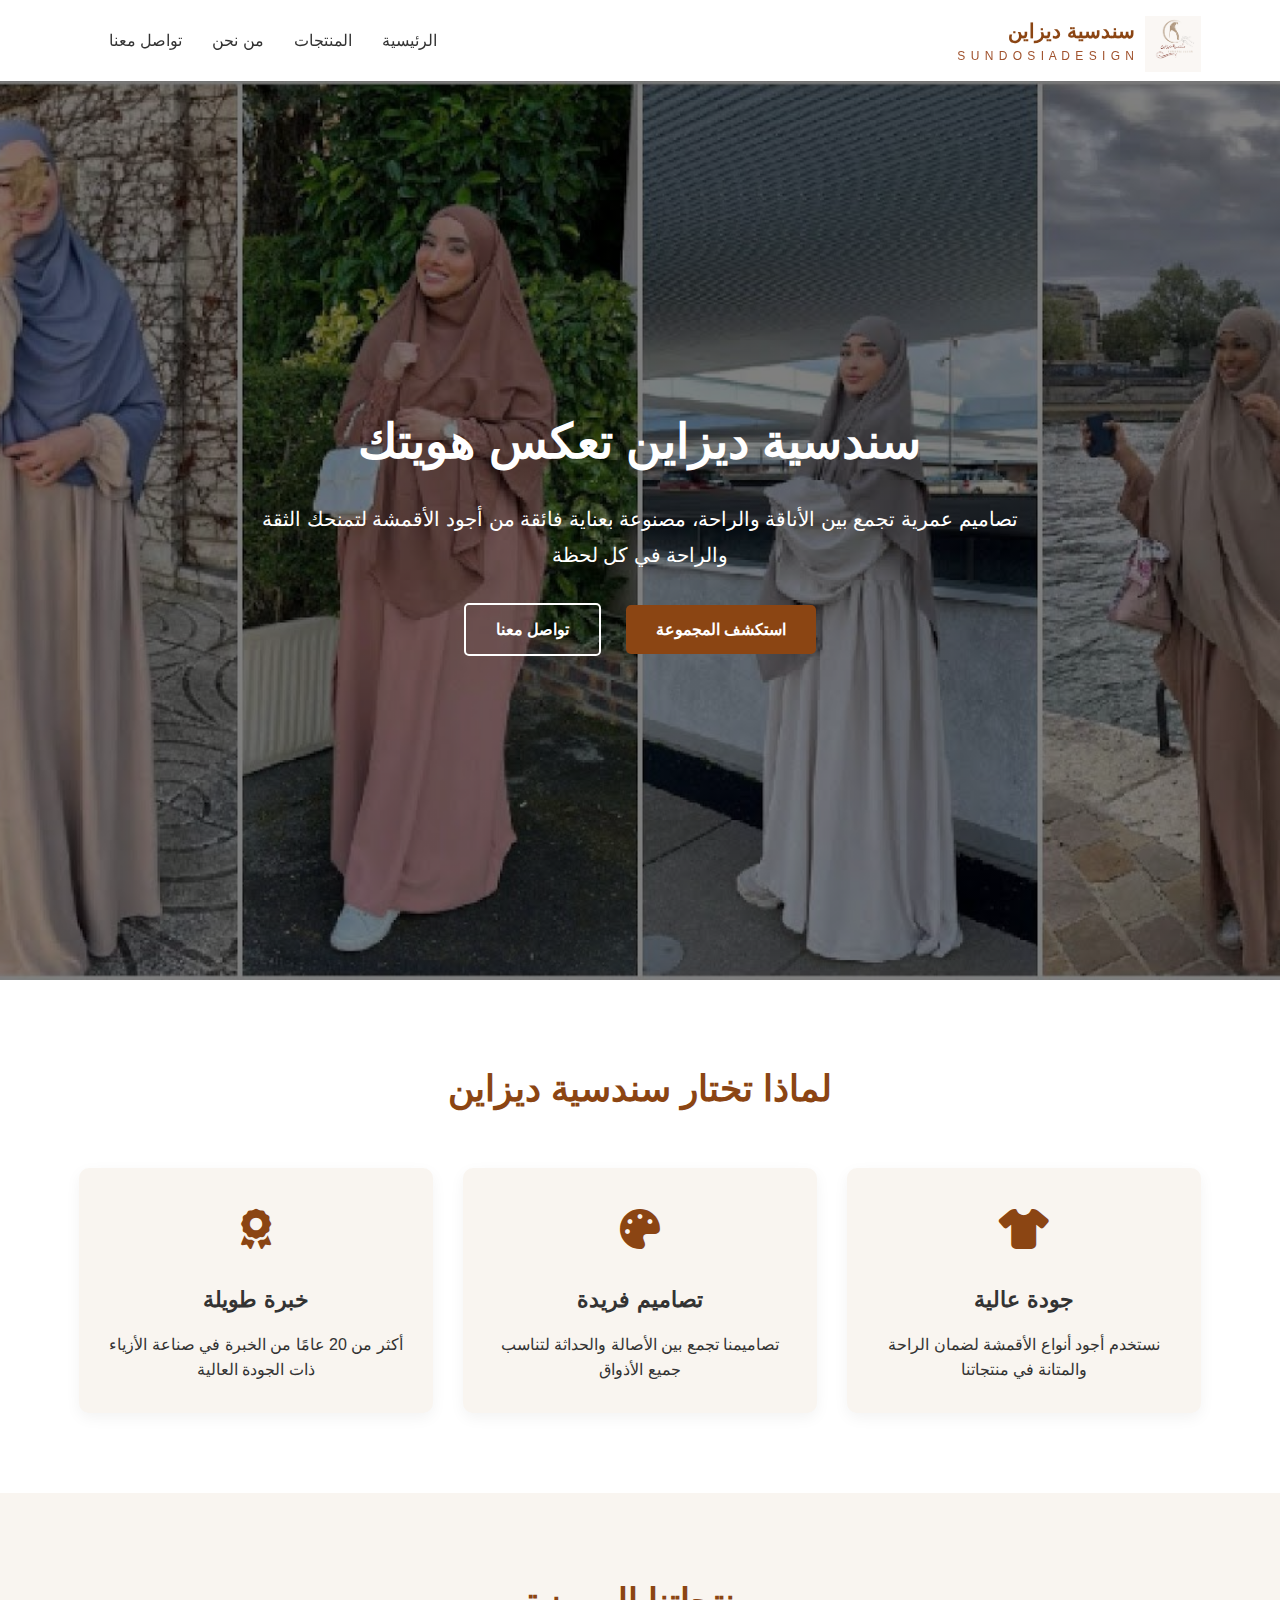
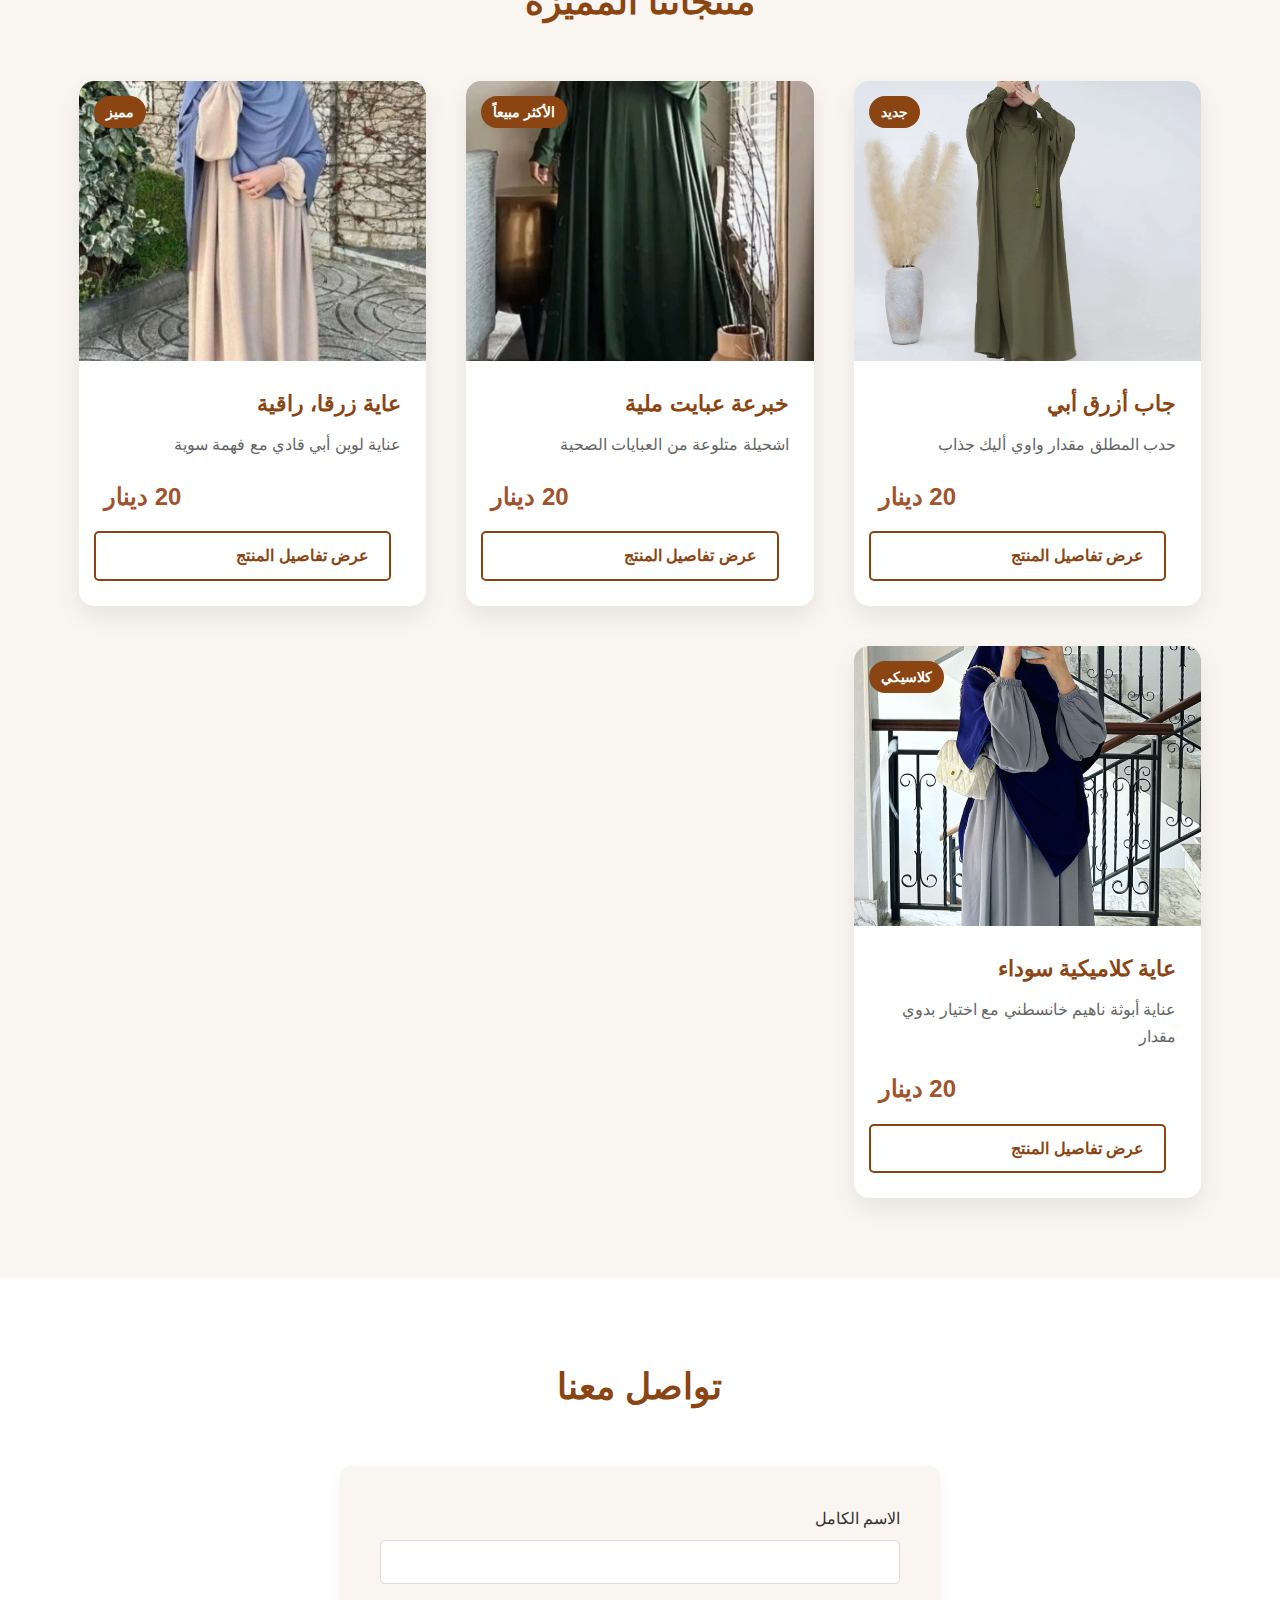
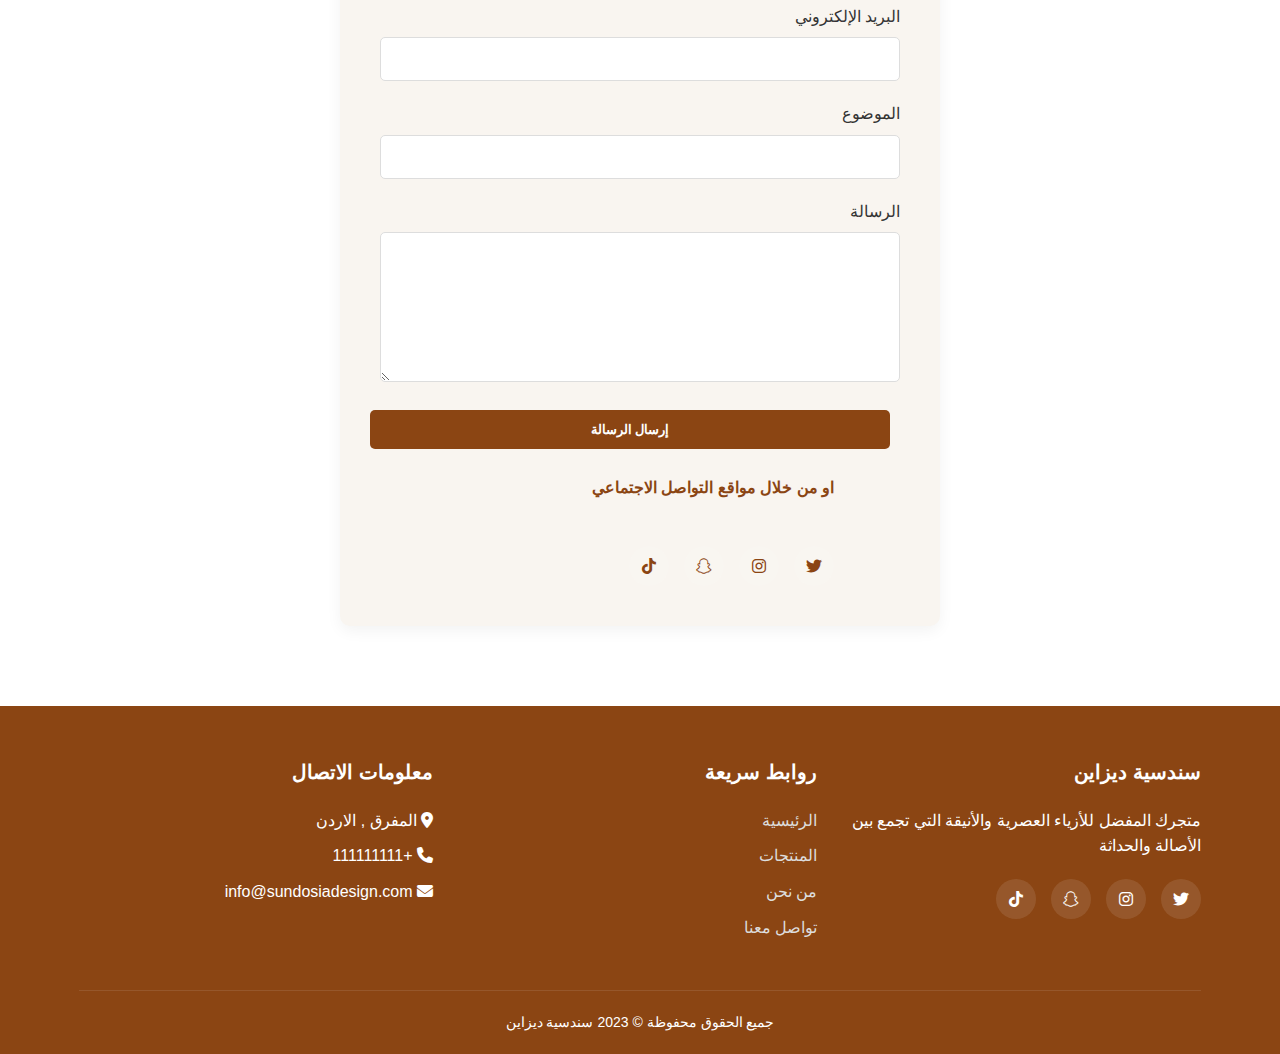
<file: index.html>
<!DOCTYPE html>
<html lang="ar" dir="rtl">
<head>
    <meta charset="UTF-8">
    <meta name="viewport" content="width=device-width, initial-scale=1.0">
       <title> سُندسية ديزاين - تصميمات عمرية تجمع بين الأناقة والراحة</title>
    <link rel="stylesheet" href="https://cdnjs.cloudflare.com/ajax/libs/font-awesome/6.4.0/css/all.min.css">
     <link rel="stylesheet" href="style.css">
</head>
<body>
    <!-- شريط التنقل -->
    <header>
        <div class="container">
            <nav>
                <div class="logo-container">
                    <!-- اللوجو -->
                    <div class="logo-img">
                        <img src="./images/logo.png" style="width: 56px;">
                    </div>
                    <div class="logo-text">
                        <div class="logo-arabic">سندسیة دیزاین</div>
                        <div class="logo-english">S U N D O S I A  D E S I G N</div>
                    </div>
                </div>
                
                    <ul class="nav-links">
                    <li><a href="./index.html">الرئيسية</a></li>
                    <li><a href="./product_detials.html">المنتجات</a></li>
                    <li><a href="#features">من نحن</a></li>
                    <li><a href="./contact.html">تواصل معنا</a></li>
                
                </ul>
                <div class="menu-toggle">
                    <i class="fas fa-bars"></i>
                </div>
            </nav>
        </div>
    </header>

    <!-- الصفحة الرئيسية -->
    <div id="home-page" class="product-page">
        <!-- قسم الهيرو -->
        <section class="hero">
            <div class="hero-content"> 
                  <h1> سندسیة دیزاین تعكس هويتك</h1>
                <p>تصاميم عمرية تجمع بين الأناقة والراحة، مصنوعة بعناية فائقة من أجود الأقمشة لتمنحك الثقة والراحة في كل لحظة</p>
                <div>
                    <a href="./product_detials.html" class="btn" data-page="products-page">استكشف المجموعة</a>
                    <a href="./contact.html" class="btn btn-outline">تواصل معنا</a>
                </div>
            </div>
        </section>

        <!-- قسم المميزات -->
        <section class="features">
            <div class="container">
                 <h2 class="section-title">لماذا تختار  سندسیة دیزاین</h2>
                <div class="features-grid">
                    <div class="feature-card">
                        <div class="feature-icon">
                            <i class="fas fa-tshirt"></i>
                        </div>
                        <h3>جودة عالية</h3>
                        <p>نستخدم أجود أنواع الأقمشة لضمان الراحة والمتانة في منتجاتنا</p>
                    </div>
                    <div class="feature-card">
                        <div class="feature-icon">
                            <i class="fas fa-palette"></i>
                        </div>
                        <h3>تصاميم فريدة</h3>
                        <p>تصاميمنا تجمع بين الأصالة والحداثة لتناسب جميع الأذواق</p>
                    </div>
                    <div class="feature-card">
                        <div class="feature-icon">
                            <i class="fas fa-award"></i>
                        </div>
                        <h3>خبرة طويلة</h3>
                        <p>أكثر من 20 عامًا من الخبرة في صناعة الأزياء ذات الجودة العالية</p>
                    </div>
                </div>
            </div>
        </section>

        <!-- قسم المنتجات - التصميم الجديد -->
        <section class="products" id="products">
            <div class="container">
                <h2 class="section-title">منتجاتنا المميزة</h2>
                <div class="products-grid">
                    <!-- المنتج 1 -->
                    <div class="product-card">
                        <div class="product-img" style="background-image: url('./images/pic1.webp');">
                            <span class="product-tag">جديد</span>
                        </div>
                        <div class="product-info">
                            <h3 class="product-title">جاب أزرق أبي</h3>
                            <p class="product-description">حدب المطلق مقدار واوي أليك جذاب</p>
                            <div class="product-price">20 دينار</div>
                            <a href="#" class="btn btn-details" data-page="product-1">عرض تفاصيل المنتج</a>
                        </div>
                    </div>
                    
                    <!-- المنتج 2 -->
                    <div class="product-card">
                        <div class="product-img" style="background-image: url('./images/pic2.webp');">
                            <span class="product-tag">الأكثر مبيعاً</span>
                        </div>
                        <div class="product-info">
                            <h3 class="product-title">خبرعة عبايت ملية</h3>
                            <p class="product-description">اشحيلة متلوعة من العبايات الصحية</p>
                            <div class="product-price">20 دينار</div>
                            <a href="#" class="btn btn-details" data-page="product-2">عرض تفاصيل المنتج</a>
                        </div>
                    </div>
                    
                    <!-- المنتج 3 -->
                    <div class="product-card">
                        <div class="product-img" style="background-image: url('./images/pic3.jpg');">
                            <span class="product-tag">مميز</span>
                        </div>
                        <div class="product-info">
                            <h3 class="product-title">عاية زرقا، راقية</h3>
                            <p class="product-description">عناية لوين أبي قادي مع فهمة سوية</p>
                            <div class="product-price">20 دينار</div>
                            <a href="#" class="btn btn-details" data-page="product-3">عرض تفاصيل المنتج</a>
                        </div>
                    </div>
                    
                    <!-- المنتج 4 -->
                    <div class="product-card">
                        <div class="product-img" style="background-image: url('./images/pic4.jpg');">
                            <span class="product-tag">كلاسيكي</span>
                        </div>
                        <div class="product-info">
                            <h3 class="product-title">عاية كلاميكية سوداء</h3>
                            <p class="product-description">عناية أبوثة ناهيم خانسطني مع اختيار بدوي مقدار</p>
                            <div class="product-price">20 دينار</div>
                            <a href="#" class="btn btn-details" data-page="product-4">عرض تفاصيل المنتج</a>
                        </div>
                    </div>
                </div>
            </div>
        </section>
    </div>

    <!-- صفحة تفاصيل المنتج 1 -->
    <div id="product-1" class="product-page">
        <section class="product-detail-page">
            <div class="container">
                <div class="breadcrumb">
                    <a href="#" data-page="home-page">الرئيسية</a> / <a href="#" data-page="products-page">المنتجات</a> / جاب أزرق أبي
                </div>
                
                <div class="product-detail">
                    <div class="product-gallery">
                        <div class="main-image" style="background-image: url(./images/pic1.webp);"></div>
                        <div class="thumbnails">
                            <div class="thumbnail active" style="background-image: url('./images/pic1.webp');"></div>
                            <div class="thumbnail" style="background-image: url('./images/pic1.webp');"></div>
                            <div class="thumbnail" style="background-image: url('./images/pic1.webp');"></div>
                        </div>
                    </div>
                    
                    <div class="product-detail-info">
                        <h1 class="product-detail-title">جاب أزرق أبي</h1>
                        <div class="product-detail-price">20دينار</div>
                        
                        <p class="product-detail-description">
                            جاب أزرق أبي بتصميم عصري وأنيق يناسب جميع المناسبات. مصنوع من أجود أنواع القطن للمحافظة على الراحة طوال اليوم. يتميز بتصميم فريد يجمع بين الأصالة والحداثة.
                        </p>
                        
                        <div class="product-specs">
                            <h3>مواصفات المنتج</h3>
                            <ul class="specs-list">
                                <li>المادة: قطن 100%</li>
                                <li>الألوان المتاحة: أزرق، أبيض، أسود</li>
                                <li>المقاسات: S, M, L, XL</li>
                                <li>العناية: قابل للغسل في الغسالة</li>
                                <li>البلد المصنع:   الاردن</li>
                            </ul>
                        </div>
                        
                        <div class="size-selector">
                            <h3>المقاسات المتوفرة</h3>
                            <div class="sizes">
                                <div class="size-option selected">S</div>
                                <div class="size-option">M</div>
                                <div class="size-option">L</div>
                                <div class="size-option">XL</div>
                            </div>
                        </div>
                        
                      <!-- <div class="action-buttons">
                            <button class="btn btn-add-to-cart">إضافة إلى السلة</button>
                            <button class="btn btn-wishlist"><i class="far fa-heart"></i></button>
                        </div>-->
                    </div>
                </div>
                  <!-- <div class="related-products">
                    <h2>منتجات ذات صلة</h2>
                    <div class="products-grid">
                      
                    </div>
                </div>-->
                
            </div>
        </section>
    </div>

    <!-- صفحة تفاصيل المنتج 2 -->
    <div id="product-2" class="product-page">
        <section class="product-detail-page">
            <div class="container">
                <div class="breadcrumb">
                    <a href="#" data-page="home-page">الرئيسية</a> / <a href="#" data-page="products-page">المنتجات</a> / جاب أزرق أبي
                </div>
                
                <div class="product-detail">
                    <div class="product-gallery">
                        <div class="main-image" style="background-image: url(./images/pic2.webp);"></div>
                        <div class="thumbnails">
                            <div class="thumbnail active" style="background-image: url('./images/pic1.webp');"></div>
                            <div class="thumbnail" style="background-image: url('./images/pic2.webp');"></div>
                            <div class="thumbnail" style="background-image: url('./images/pic2.webp');"></div>
                        </div>
                    </div>
                    
                    <div class="product-detail-info">
                        <h1 class="product-detail-title">جاب أزرق أبي</h1>
                        <div class="product-detail-price">20دينار</div>
                        
                        <p class="product-detail-description">
                            جاب أزرق أبي بتصميم عصري وأنيق يناسب جميع المناسبات. مصنوع من أجود أنواع القطن للمحافظة على الراحة طوال اليوم. يتميز بتصميم فريد يجمع بين الأصالة والحداثة.
                        </p>
                        
                        <div class="product-specs">
                            <h3>مواصفات المنتج</h3>
                            <ul class="specs-list">
                                <li>المادة: قطن 100%</li>
                                <li>الألوان المتاحة: أزرق، أبيض، أسود</li>
                                <li>المقاسات: S, M, L, XL</li>
                                <li>العناية: قابل للغسل في الغسالة</li>
                                <li>البلد المصنع:   الاردن</li>
                            </ul>
                        </div>
                        
                        <div class="size-selector">
                            <h3>المقاسات المتوفرة</h3>
                            <div class="sizes">
                                <div class="size-option selected">S</div>
                                <div class="size-option">M</div>
                                <div class="size-option">L</div>
                                <div class="size-option">XL</div>
                            </div>
                        </div>
                        
                      <!-- <div class="action-buttons">
                            <button class="btn btn-add-to-cart">إضافة إلى السلة</button>
                            <button class="btn btn-wishlist"><i class="far fa-heart"></i></button>
                        </div>-->
                    </div>
                </div>
                  <!-- <div class="related-products">
                    <h2>منتجات ذات صلة</h2>
                    <div class="products-grid">
                      
                    </div>
                </div>-->
                
            </div>
        </section>
    </div>

        <!-- صفحة تفاصيل المنتج3 -->
    <div id="product-3" class="product-page">
        <section class="product-detail-page">
            <div class="container">
                <div class="breadcrumb">
                    <a href="#" data-page="home-page">الرئيسية</a> / <a href="index.html#products">المنتجات</a> / جاب أزرق أبي
                </div>
                
                <div class="product-detail">
                    <div class="product-gallery">
                        <div class="main-image" style="background-image: url(./images/pic3.jpg);"></div>
                        <div class="thumbnails">
                            <div class="thumbnail active" style="background-image: url('./images/pic3.jpg');"></div>
                            <div class="thumbnail" style="background-image: url('./images/pic3.jpg');"></div>
                            <div class="thumbnail" style="background-image: url('./images/pic3.jpg');"></div>
                        </div>
                    </div>
                    
                    <div class="product-detail-info">
                        <h1 class="product-detail-title">جاب أزرق أبي</h1>
                        <div class="product-detail-price">20دينار</div>
                        
                        <p class="product-detail-description">
                            جاب أزرق أبي بتصميم عصري وأنيق يناسب جميع المناسبات. مصنوع من أجود أنواع القطن للمحافظة على الراحة طوال اليوم. يتميز بتصميم فريد يجمع بين الأصالة والحداثة.
                        </p>
                        
                        <div class="product-specs">
                            <h3>مواصفات المنتج</h3>
                            <ul class="specs-list">
                                <li>المادة: قطن 100%</li>
                                <li>الألوان المتاحة: أزرق، أبيض، أسود</li>
                                <li>المقاسات: S, M, L, XL</li>
                                <li>العناية: قابل للغسل في الغسالة</li>
                                <li>البلد المصنع:   الاردن</li>
                            </ul>
                        </div>
                        
                        <div class="size-selector">
                            <h3>المقاسات المتوفرة</h3>
                            <div class="sizes">
                                <div class="size-option selected">S</div>
                                <div class="size-option">M</div>
                                <div class="size-option">L</div>
                                <div class="size-option">XL</div>
                            </div>
                        </div>
                        
                      <!-- <div class="action-buttons">
                            <button class="btn btn-add-to-cart">إضافة إلى السلة</button>
                            <button class="btn btn-wishlist"><i class="far fa-heart"></i></button>
                        </div>-->
                    </div>
                </div>
                  <!-- <div class="related-products">
                    <h2>منتجات ذات صلة</h2>
                    <div class="products-grid">
                      
                    </div>
                </div>-->
                
            </div>
        </section>
    </div>

        <!-- صفحة تفاصيل المنتج 4 -->
    <div id="product-4" class="product-page">
        <section class="product-detail-page">
            <div class="container">
                <div class="breadcrumb">
                    <a href="#" data-page="home-page">الرئيسية</a> / <a href="#" data-page="products-page">المنتجات</a> / جاب أزرق أبي
                </div>
                
                <div class="product-detail">
                    <div class="product-gallery">
                        <div class="main-image" style="background-image: url(./images/pic4.jpg);"></div>
                        <div class="thumbnails">
                            <div class="thumbnail active" style="background-image: url('./images/pic4.jpg');"></div>
                            <div class="thumbnail" style="background-image: url('./images/pic4.jpg');"></div>
                            <div class="thumbnail" style="background-image: url('./images/pic4.jpg');"></div>
                        </div>
                    </div>
                    
                    <div class="product-detail-info">
                        <h1 class="product-detail-title">جاب أزرق أبي</h1>
                        <div class="product-detail-price">20دينار</div>
                        
                        <p class="product-detail-description">
                            جاب أزرق أبي بتصميم عصري وأنيق يناسب جميع المناسبات. مصنوع من أجود أنواع القطن للمحافظة على الراحة طوال اليوم. يتميز بتصميم فريد يجمع بين الأصالة والحداثة.
                        </p>
                        
                        <div class="product-specs">
                            <h3>مواصفات المنتج</h3>
                            <ul class="specs-list">
                                <li>المادة: قطن 100%</li>
                                <li>الألوان المتاحة: أزرق، أبيض، أسود</li>
                                <li>المقاسات: S, M, L, XL</li>
                                <li>العناية: قابل للغسل في الغسالة</li>
                                <li>البلد المصنع:   الاردن</li>
                            </ul>
                        </div>
                        
                        <div class="size-selector">
                            <h3>المقاسات المتوفرة</h3>
                            <div class="sizes">
                                <div class="size-option selected">S</div>
                                <div class="size-option">M</div>
                                <div class="size-option">L</div>
                                <div class="size-option">XL</div>
                            </div>
                        </div>
                        
                      <!-- <div class="action-buttons">
                            <button class="btn btn-add-to-cart">إضافة إلى السلة</button>
                            <button class="btn btn-wishlist"><i class="far fa-heart"></i></button>
                        </div>-->
                    </div>
                </div>
                  <!-- <div class="related-products">
                    <h2>منتجات ذات صلة</h2>
                    <div class="products-grid">
                      
                    </div>
                </div>-->
                
            </div>
        </section>
    </div>

    <!-- صفحات المنتجات الأخرى يمكن إضافتها بنفس الطريقة -->

    <!-- قسم التواصل -->
    <section class="contact" id="contact">
        <div class="container">
            <h2 class="section-title">تواصل معنا</h2>
            <div class="contact-form">
                <form>
                    <div class="form-group">
                        <label for="name">الاسم الكامل</label>
                        <input type="text" id="name" class="form-control" required>
                    </div>
                    <div class="form-group">
                        <label for="email">البريد الإلكتروني</label>
                        <input type="email" id="email" class="form-control" required>
                    </div>
                    <div class="form-group">
                        <label for="subject">الموضوع</label>
                        <input type="text" id="subject" class="form-control" required>
                    </div>
                    <div class="form-group">
                        <label for="message">الرسالة</label>
                        <textarea id="message" class="form-control" required></textarea>
                    </div>
                    <button type="submit" class="btn" style="width: 100%;">إرسال الرسالة</button>
                </form>
                <br>
                 <h4 style="align-items:center;margin-right: 66px;color: #8b4513;">او من خلال مواقع التواصل الاجتماعي</h4><br>
                 <div class="social-links" style="align-items:center;margin-right: 66px;">
                       
                        <a href="#" style="color: #8b4513;"><i class="fab fa-twitter"></i></a>
                        <a href="#" style="color: #8b4513;"><i class="fab fa-instagram"></i></a>
                        <a href="#" style="color: #8b4513;"><i class="fab fa-snapchat"></i></a>
                        <a href="#" style="color: #8b4513;"><i class="fab fa-tiktok"></i></a>
                    </div>
            </div>
            
        </div>
    </section>

    <!-- الفوتر -->
    <footer>
        <div class="container">
            <div class="footer-content">
                <div class="footer-column">
                    <h3>سندسیة دیزاین</h3>
                    <p>متجرك المفضل للأزياء العصرية والأنيقة التي تجمع بين الأصالة والحداثة</p>
                    <div class="social-links">
                        <a href="#"><i class="fab fa-twitter"></i></a>
                        <a href="#"><i class="fab fa-instagram"></i></a>
                        <a href="#"><i class="fab fa-snapchat"></i></a>
                        <a href="#"><i class="fab fa-tiktok"></i></a>
                    </div>
                </div>
                <div class="footer-column">
                    <h3>روابط سريعة</h3>
                    <ul class="footer-links">
                        <li><a href="./index.html">الرئيسية</a></li>
                        <li><a href="./product_detials.html">المنتجات</a></li>
                        <li><a href="#features">من نحن</a></li>
                        <li><a href="./contact.html">تواصل معنا</a></li>
                    </ul>
                </div>
                <div class="footer-column">
                    <h3>معلومات الاتصال</h3>
                    <ul class="footer-links">
                        <li><i class="fas fa-map-marker-alt"></i> المفرق  , الاردن</li>
                        <li><i class="fas fa-phone"></i> +111111111</li>
                        <li><i class="fas fa-envelope"></i> info@sundosiadesign.com</li>
                    </ul>
                </div>
            </div>
            <div class="copyright">
                <p>جميع الحقوق محفوظة &copy; 2023 سندسیة دیزاین</p>
            </div>
        </div>
    </footer>


    <script>
        // تفعيل القائمة المتنقلة
        document.querySelector('.menu-toggle').addEventListener('click', function() {
            document.querySelector('.nav-links').classList.toggle('active');
        });

        // نظام التنقل بين الصفحات
        document.querySelectorAll('.nav-link, .btn-details, .breadcrumb a').forEach(link => {
            link.addEventListener('click', function(e) {
                e.preventDefault();
                const targetPage = this.getAttribute('data-page');
                
                if (targetPage) {
                    // إخفاء جميع الصفحات
                    document.querySelectorAll('.product-page').forEach(page => {
                        page.style.display = 'none';
                    });
                    
                    // إظهار الصفحة المطلوبة
                    document.getElementById(targetPage).style.display = 'block';
                    
                    // التمرير إلى أعلى الصفحة
                    window.scrollTo(0, 0);
                }
            });
        });

        // تفعيل اختيار الصور المصغرة
        document.querySelectorAll('.thumbnail').forEach(thumb => {
            thumb.addEventListener('click', function() {
                const mainImage = this.closest('.product-gallery').querySelector('.main-image');
                mainImage.style.backgroundImage = this.style.backgroundImage;
                
                // إزالة النشاط من جميع الصور المصغرة
                this.closest('.thumbnails').querySelectorAll('.thumbnail').forEach(t => {
                    t.classList.remove('active');
                });
                
                // إضافة النشاط للصورة المحددة
                this.classList.add('active');
            });
        });

        // تفعيل اختيار المقاسات
        document.querySelectorAll('.size-option').forEach(option => {
            option.addEventListener('click', function() {
                // إزالة التحديد من جميع الخيارات
                this.closest('.sizes').querySelectorAll('.size-option').forEach(o => {
                    o.classList.remove('selected');
                });
                
                // إضافة التحديد للخيار المحدد
                this.classList.add('selected');
            });
        });
    </script>
</body>
</html>
</file>
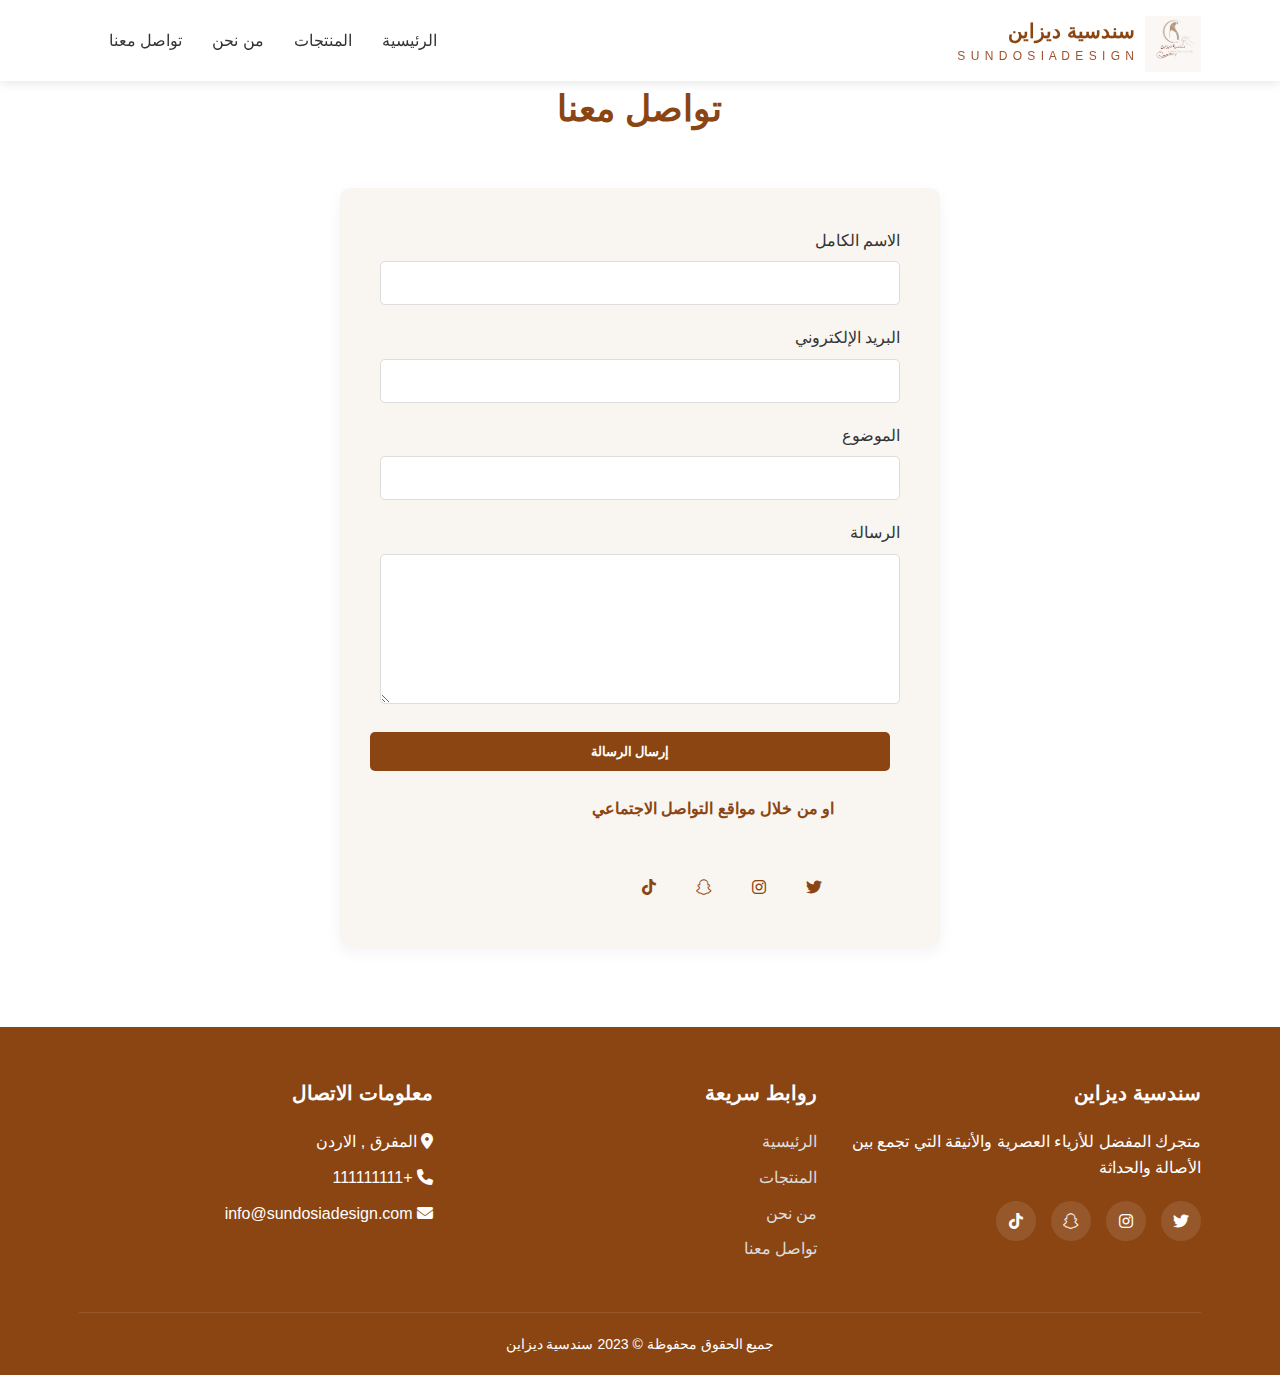
<file: contact.html>
<!DOCTYPE html>
<html lang="ar" dir="rtl">
<head>
    <meta charset="UTF-8">
    <meta name="viewport" content="width=device-width, initial-scale=1.0">
       <title> سُندسية ديزاين - تصميمات عمرية تجمع بين الأناقة والراحة</title>
    <link rel="stylesheet" href="https://cdnjs.cloudflare.com/ajax/libs/font-awesome/6.4.0/css/all.min.css">
     <link rel="stylesheet" href="style.css">
</head>
<body>
    <!-- شريط التنقل -->
    <header>
        <div class="container">
            <nav>
                <div class="logo-container">
                    <!-- اللوجو -->
                    <div class="logo-img">
                        <img src="./images/logo.png" style="width: 56px;">
                    </div>
                    <div class="logo-text">
                        <div class="logo-arabic">سندسیة دیزاین</div>
                        <div class="logo-english">S U N D O S I A  D E S I G N</div>
                    </div>
                </div>
                <ul class="nav-links">
                    <ul class="nav-links">
                    <li><a href="./index.html">الرئيسية</a></li>
                    <li><a href="./product_detials.html">المنتجات</a></li>
                    <li><a href="#features">من نحن</a></li>
                    <li><a href="./contact.html">تواصل معنا</a></li>
                </ul>
                </ul>
                <div class="menu-toggle">
                    <i class="fas fa-bars"></i>
                </div>
            </nav>
        </div>
    </header>

    <!-- الصفحة الرئيسية -->
 

    <!-- قسم التواصل -->
    <section class="contact" id="contact">
        <div class="container">
            <h2 class="section-title">تواصل معنا</h2>
            <div class="contact-form">
                <form>
                    <div class="form-group">
                        <label for="name">الاسم الكامل</label>
                        <input type="text" id="name" class="form-control" required>
                    </div>
                    <div class="form-group">
                        <label for="email">البريد الإلكتروني</label>
                        <input type="email" id="email" class="form-control" required>
                    </div>
                    <div class="form-group">
                        <label for="subject">الموضوع</label>
                        <input type="text" id="subject" class="form-control" required>
                    </div>
                    <div class="form-group">
                        <label for="message">الرسالة</label>
                        <textarea id="message" class="form-control" required></textarea>
                    </div>
                    <button type="submit" class="btn" style="width: 100%;">إرسال الرسالة</button>
                </form>
                <br>
                 <h4 style="align-items:center;margin-right: 66px;color: #8b4513;">او من خلال مواقع التواصل الاجتماعي</h4><br>
                 <div class="social-links" style="align-items:center;margin-right: 66px;">
                       
                        <a href="#" style="color: #8b4513;"><i class="fab fa-twitter"></i></a>
                        <a href="#" style="color: #8b4513;"><i class="fab fa-instagram"></i></a>
                        <a href="#" style="color: #8b4513;"><i class="fab fa-snapchat"></i></a>
                        <a href="#" style="color: #8b4513;"><i class="fab fa-tiktok"></i></a>
                    </div>
            </div>
            
        </div>
    </section>

    <!-- الفوتر -->
    <footer>
        <div class="container">
            <div class="footer-content">
                <div class="footer-column">
                    <h3>سندسیة دیزاین</h3>
                    <p>متجرك المفضل للأزياء العصرية والأنيقة التي تجمع بين الأصالة والحداثة</p>
                    <div class="social-links">
                        <a href="#"><i class="fab fa-twitter"></i></a>
                        <a href="#"><i class="fab fa-instagram"></i></a>
                        <a href="#"><i class="fab fa-snapchat"></i></a>
                        <a href="#"><i class="fab fa-tiktok"></i></a>
                    </div>
                </div>
                <div class="footer-column">
                    <h3>روابط سريعة</h3>
                    <ul class="footer-links">
                         <li><a href="./index.html">الرئيسية</a></li>
                        <li><a href="./product_detials.html">المنتجات</a></li>
                        <li><a href="#features">من نحن</a></li>
                        <li><a href="./contact.html">تواصل معنا</a></li>
                    </ul>
                </div>
                <div class="footer-column">
                    <h3>معلومات الاتصال</h3>
                    <ul class="footer-links">
                        <li><i class="fas fa-map-marker-alt"></i> المفرق  , الاردن</li>
                        <li><i class="fas fa-phone"></i> +111111111</li>
                        <li><i class="fas fa-envelope"></i> info@sundosiadesign.com</li>
                    </ul>
                </div>
            </div>
            <div class="copyright">
                <p>جميع الحقوق محفوظة &copy; 2023 سندسیة دیزاین</p>
            </div>
        </div>
    </footer>


    <script>
        // تفعيل القائمة المتنقلة
        document.querySelector('.menu-toggle').addEventListener('click', function() {
            document.querySelector('.nav-links').classList.toggle('active');
        });

        // نظام التنقل بين الصفحات
        document.querySelectorAll('.nav-link, .btn-details, .breadcrumb a').forEach(link => {
            link.addEventListener('click', function(e) {
                e.preventDefault();
                const targetPage = this.getAttribute('data-page');
                
                if (targetPage) {
                    // إخفاء جميع الصفحات
                    document.querySelectorAll('.product-page').forEach(page => {
                        page.style.display = 'none';
                    });
                    
                    // إظهار الصفحة المطلوبة
                    document.getElementById(targetPage).style.display = 'block';
                    
                    // التمرير إلى أعلى الصفحة
                    window.scrollTo(0, 0);
                }
            });
        });

        // تفعيل اختيار الصور المصغرة
        document.querySelectorAll('.thumbnail').forEach(thumb => {
            thumb.addEventListener('click', function() {
                const mainImage = this.closest('.product-gallery').querySelector('.main-image');
                mainImage.style.backgroundImage = this.style.backgroundImage;
                
                // إزالة النشاط من جميع الصور المصغرة
                this.closest('.thumbnails').querySelectorAll('.thumbnail').forEach(t => {
                    t.classList.remove('active');
                });
                
                // إضافة النشاط للصورة المحددة
                this.classList.add('active');
            });
        });

        // تفعيل اختيار المقاسات
        document.querySelectorAll('.size-option').forEach(option => {
            option.addEventListener('click', function() {
                // إزالة التحديد من جميع الخيارات
                this.closest('.sizes').querySelectorAll('.size-option').forEach(o => {
                    o.classList.remove('selected');
                });
                
                // إضافة التحديد للخيار المحدد
                this.classList.add('selected');
            });
        });
    </script>
</body>
</html>
</file>
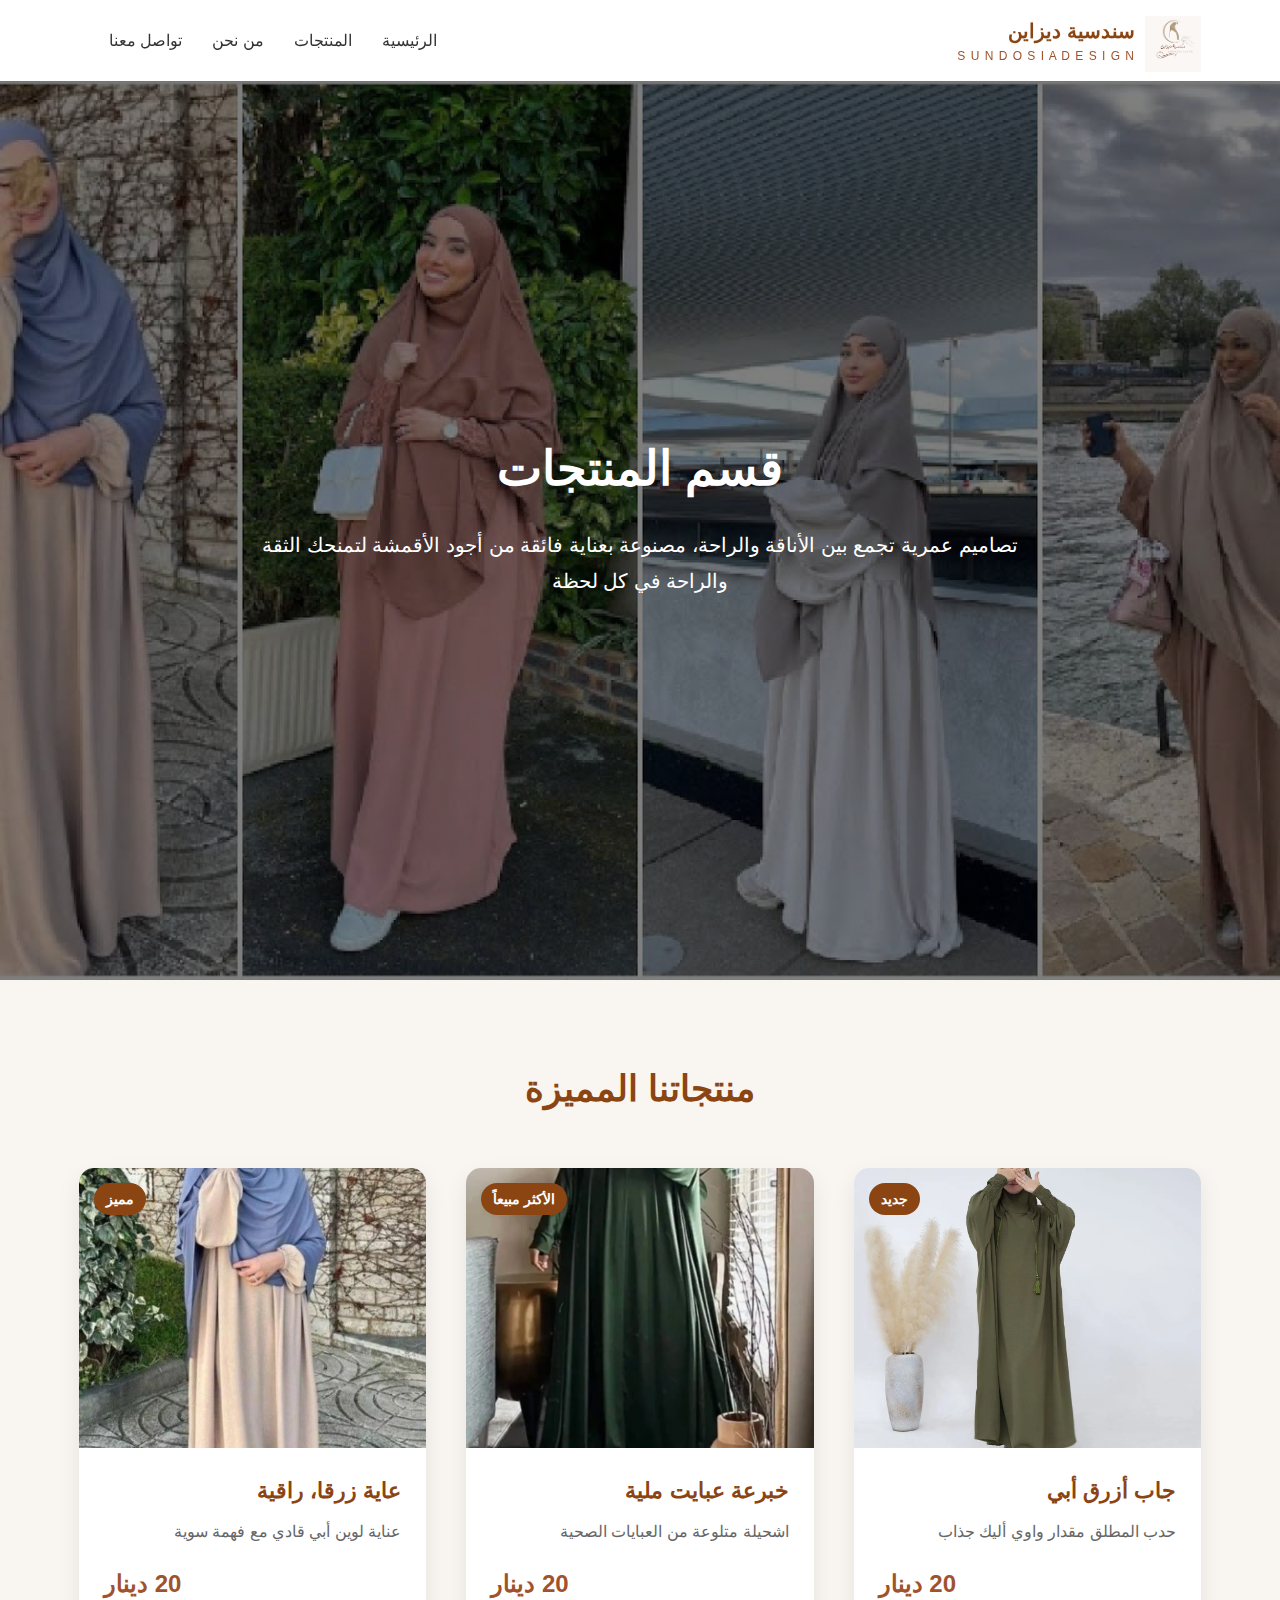
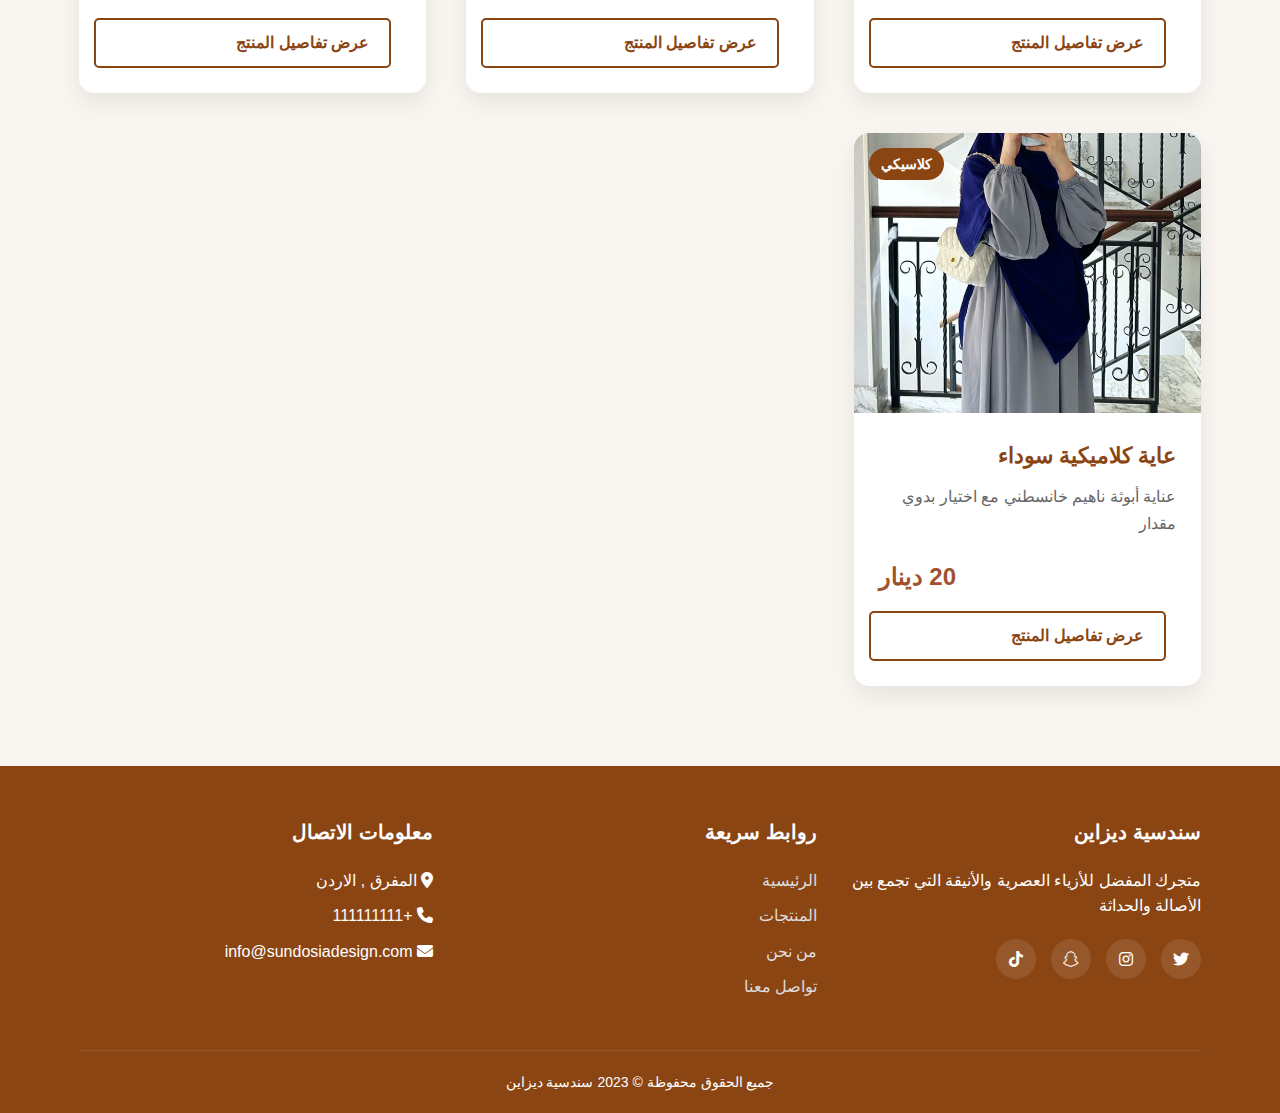
<file: product_detials.html>
<!DOCTYPE html>
<html lang="ar" dir="rtl">
<head>
    <meta charset="UTF-8">
    <meta name="viewport" content="width=device-width, initial-scale=1.0">
       <title> سُندسية ديزاين - تصميمات عمرية تجمع بين الأناقة والراحة</title>
    <link rel="stylesheet" href="https://cdnjs.cloudflare.com/ajax/libs/font-awesome/6.4.0/css/all.min.css">
     <link rel="stylesheet" href="style.css">
</head>
<body>
    <!-- شريط التنقل -->
    <header>
        <div class="container">
            <nav>
                <div class="logo-container">
                    <!-- اللوجو -->
                    <div class="logo-img">
                        <img src="./images/logo.png" style="width: 56px;">
                    </div>
                    <div class="logo-text">
                        <div class="logo-arabic">سندسیة دیزاین</div>
                        <div class="logo-english">S U N D O S I A  D E S I G N</div>
                    </div>
                </div>
                <ul class="nav-links">
                    <li><a href="./index.html">الرئيسية</a></li>
                    <li><a href="./product_detials.html">المنتجات</a></li>
                    <li><a href="#features">من نحن</a></li>
                    <li><a href="./contact.html">تواصل معنا</a></li>
                
                </ul>
                <div class="menu-toggle">
                    <i class="fas fa-bars"></i>
                </div>
            </nav>
        </div>
    </header>

    <!-- الصفحة الرئيسية -->
    <div id="home-page" class="product-page">
        <!-- قسم الهيرو -->
        <section class="hero">
            <div class="hero-content"> 
                 
                  <h1>قسم المنتجات</h1>
                <p>تصاميم عمرية تجمع بين الأناقة والراحة، مصنوعة بعناية فائقة من أجود الأقمشة لتمنحك الثقة والراحة في كل لحظة</p>
                
            </div>
        </section>

   

        <!-- قسم المنتجات - التصميم الجديد -->
        <section class="products" id="products">
            <div class="container">
                <h2 class="section-title">منتجاتنا المميزة</h2>
                <div class="products-grid">
                    <!-- المنتج 1 -->
                    <div class="product-card">
                        <div class="product-img" style="background-image: url('./images/pic1.webp');">
                            <span class="product-tag">جديد</span>
                        </div>
                        <div class="product-info">
                            <h3 class="product-title">جاب أزرق أبي</h3>
                            <p class="product-description">حدب المطلق مقدار واوي أليك جذاب</p>
                            <div class="product-price">20 دينار</div>
                            <a href="#" class="btn btn-details" data-page="product-1">عرض تفاصيل المنتج</a>
                        </div>
                    </div>
                    
                    <!-- المنتج 2 -->
                    <div class="product-card">
                        <div class="product-img" style="background-image: url('./images/pic2.webp');">
                            <span class="product-tag">الأكثر مبيعاً</span>
                        </div>
                        <div class="product-info">
                            <h3 class="product-title">خبرعة عبايت ملية</h3>
                            <p class="product-description">اشحيلة متلوعة من العبايات الصحية</p>
                            <div class="product-price">20 دينار</div>
                            <a href="#" class="btn btn-details" data-page="product-2">عرض تفاصيل المنتج</a>
                        </div>
                    </div>
                    
                    <!-- المنتج 3 -->
                    <div class="product-card">
                        <div class="product-img" style="background-image: url('./images/pic3.jpg');">
                            <span class="product-tag">مميز</span>
                        </div>
                        <div class="product-info">
                            <h3 class="product-title">عاية زرقا، راقية</h3>
                            <p class="product-description">عناية لوين أبي قادي مع فهمة سوية</p>
                            <div class="product-price">20 دينار</div>
                            <a href="#" class="btn btn-details" data-page="product-3">عرض تفاصيل المنتج</a>
                        </div>
                    </div>
                    
                    <!-- المنتج 4 -->
                    <div class="product-card">
                        <div class="product-img" style="background-image: url('./images/pic4.jpg');">
                            <span class="product-tag">كلاسيكي</span>
                        </div>
                        <div class="product-info">
                            <h3 class="product-title">عاية كلاميكية سوداء</h3>
                            <p class="product-description">عناية أبوثة ناهيم خانسطني مع اختيار بدوي مقدار</p>
                            <div class="product-price">20 دينار</div>
                            <a href="#" class="btn btn-details" data-page="product-4">عرض تفاصيل المنتج</a>
                        </div>
                    </div>
                </div>
            </div>
        </section>
    </div>

    <!-- صفحة تفاصيل المنتج 1 -->
    <div id="product-1" class="product-page">
        <section class="product-detail-page">
            <div class="container">
                <div class="breadcrumb">
                    <a href="#" data-page="home-page">الرئيسية</a> / <a href="#" data-page="products-page">المنتجات</a> / جاب أزرق أبي
                </div>
                
                <div class="product-detail">
                    <div class="product-gallery">
                        <div class="main-image" style="background-image: url(./images/pic1.webp);"></div>
                        <div class="thumbnails">
                            <div class="thumbnail active" style="background-image: url('./images/pic1.webp');"></div>
                            <div class="thumbnail" style="background-image: url('./images/pic1.webp');"></div>
                            <div class="thumbnail" style="background-image: url('./images/pic1.webp');"></div>
                        </div>
                    </div>
                    
                    <div class="product-detail-info">
                        <h1 class="product-detail-title">جاب أزرق أبي</h1>
                        <div class="product-detail-price">20دينار</div>
                        
                        <p class="product-detail-description">
                            جاب أزرق أبي بتصميم عصري وأنيق يناسب جميع المناسبات. مصنوع من أجود أنواع القطن للمحافظة على الراحة طوال اليوم. يتميز بتصميم فريد يجمع بين الأصالة والحداثة.
                        </p>
                        
                        <div class="product-specs">
                            <h3>مواصفات المنتج</h3>
                            <ul class="specs-list">
                                <li>المادة: قطن 100%</li>
                                <li>الألوان المتاحة: أزرق، أبيض، أسود</li>
                                <li>المقاسات: S, M, L, XL</li>
                                <li>العناية: قابل للغسل في الغسالة</li>
                                <li>البلد المصنع:   الاردن</li>
                            </ul>
                        </div>
                        
                        <div class="size-selector">
                            <h3>المقاسات المتوفرة</h3>
                            <div class="sizes">
                                <div class="size-option selected">S</div>
                                <div class="size-option">M</div>
                                <div class="size-option">L</div>
                                <div class="size-option">XL</div>
                            </div>
                        </div>
                        
                      <!-- <div class="action-buttons">
                            <button class="btn btn-add-to-cart">إضافة إلى السلة</button>
                            <button class="btn btn-wishlist"><i class="far fa-heart"></i></button>
                        </div>-->
                    </div>
                </div>
                  <!-- <div class="related-products">
                    <h2>منتجات ذات صلة</h2>
                    <div class="products-grid">
                      
                    </div>
                </div>-->
                
            </div>
        </section>
    </div>

    <!-- صفحة تفاصيل المنتج 2 -->
    <div id="product-2" class="product-page">
        <section class="product-detail-page">
            <div class="container">
                <div class="breadcrumb">
                    <a href="#" data-page="home-page">الرئيسية</a> / <a href="#" data-page="products-page">المنتجات</a> / جاب أزرق أبي
                </div>
                
                <div class="product-detail">
                    <div class="product-gallery">
                        <div class="main-image" style="background-image: url(./images/pic2.webp);"></div>
                        <div class="thumbnails">
                            <div class="thumbnail active" style="background-image: url('./images/pic1.webp');"></div>
                            <div class="thumbnail" style="background-image: url('./images/pic2.webp');"></div>
                            <div class="thumbnail" style="background-image: url('./images/pic2.webp');"></div>
                        </div>
                    </div>
                    
                    <div class="product-detail-info">
                        <h1 class="product-detail-title">جاب أزرق أبي</h1>
                        <div class="product-detail-price">20دينار</div>
                        
                        <p class="product-detail-description">
                            جاب أزرق أبي بتصميم عصري وأنيق يناسب جميع المناسبات. مصنوع من أجود أنواع القطن للمحافظة على الراحة طوال اليوم. يتميز بتصميم فريد يجمع بين الأصالة والحداثة.
                        </p>
                        
                        <div class="product-specs">
                            <h3>مواصفات المنتج</h3>
                            <ul class="specs-list">
                                <li>المادة: قطن 100%</li>
                                <li>الألوان المتاحة: أزرق، أبيض، أسود</li>
                                <li>المقاسات: S, M, L, XL</li>
                                <li>العناية: قابل للغسل في الغسالة</li>
                                <li>البلد المصنع:   الاردن</li>
                            </ul>
                        </div>
                        
                        <div class="size-selector">
                            <h3>المقاسات المتوفرة</h3>
                            <div class="sizes">
                                <div class="size-option selected">S</div>
                                <div class="size-option">M</div>
                                <div class="size-option">L</div>
                                <div class="size-option">XL</div>
                            </div>
                        </div>
                        
                      <!-- <div class="action-buttons">
                            <button class="btn btn-add-to-cart">إضافة إلى السلة</button>
                            <button class="btn btn-wishlist"><i class="far fa-heart"></i></button>
                        </div>-->
                    </div>
                </div>
                  <!-- <div class="related-products">
                    <h2>منتجات ذات صلة</h2>
                    <div class="products-grid">
                      
                    </div>
                </div>-->
                
            </div>
        </section>
    </div>

        <!-- صفحة تفاصيل المنتج3 -->
    <div id="product-3" class="product-page">
        <section class="product-detail-page">
            <div class="container">
                <div class="breadcrumb">
                    <a href="#" data-page="home-page">الرئيسية</a> / <a href="index.html#products">المنتجات</a> / جاب أزرق أبي
                </div>
                
                <div class="product-detail">
                    <div class="product-gallery">
                        <div class="main-image" style="background-image: url(./images/pic3.jpg);"></div>
                        <div class="thumbnails">
                            <div class="thumbnail active" style="background-image: url('./images/pic3.jpg');"></div>
                            <div class="thumbnail" style="background-image: url('./images/pic3.jpg');"></div>
                            <div class="thumbnail" style="background-image: url('./images/pic3.jpg');"></div>
                        </div>
                    </div>
                    
                    <div class="product-detail-info">
                        <h1 class="product-detail-title">جاب أزرق أبي</h1>
                        <div class="product-detail-price">20دينار</div>
                        
                        <p class="product-detail-description">
                            جاب أزرق أبي بتصميم عصري وأنيق يناسب جميع المناسبات. مصنوع من أجود أنواع القطن للمحافظة على الراحة طوال اليوم. يتميز بتصميم فريد يجمع بين الأصالة والحداثة.
                        </p>
                        
                        <div class="product-specs">
                            <h3>مواصفات المنتج</h3>
                            <ul class="specs-list">
                                <li>المادة: قطن 100%</li>
                                <li>الألوان المتاحة: أزرق، أبيض، أسود</li>
                                <li>المقاسات: S, M, L, XL</li>
                                <li>العناية: قابل للغسل في الغسالة</li>
                                <li>البلد المصنع:   الاردن</li>
                            </ul>
                        </div>
                        
                        <div class="size-selector">
                            <h3>المقاسات المتوفرة</h3>
                            <div class="sizes">
                                <div class="size-option selected">S</div>
                                <div class="size-option">M</div>
                                <div class="size-option">L</div>
                                <div class="size-option">XL</div>
                            </div>
                        </div>
                        
                      <!-- <div class="action-buttons">
                            <button class="btn btn-add-to-cart">إضافة إلى السلة</button>
                            <button class="btn btn-wishlist"><i class="far fa-heart"></i></button>
                        </div>-->
                    </div>
                </div>
                  <!-- <div class="related-products">
                    <h2>منتجات ذات صلة</h2>
                    <div class="products-grid">
                      
                    </div>
                </div>-->
                
            </div>
        </section>
    </div>

        <!-- صفحة تفاصيل المنتج 4 -->
    <div id="product-4" class="product-page">
        <section class="product-detail-page">
            <div class="container">
                <div class="breadcrumb">
                    <a href="#" data-page="home-page">الرئيسية</a> / <a href="#" data-page="products-page">المنتجات</a> / جاب أزرق أبي
                </div>
                
                <div class="product-detail">
                    <div class="product-gallery">
                        <div class="main-image" style="background-image: url(./images/pic4.jpg);"></div>
                        <div class="thumbnails">
                            <div class="thumbnail active" style="background-image: url('./images/pic4.jpg');"></div>
                            <div class="thumbnail" style="background-image: url('./images/pic4.jpg');"></div>
                            <div class="thumbnail" style="background-image: url('./images/pic4.jpg');"></div>
                        </div>
                    </div>
                    
                    <div class="product-detail-info">
                        <h1 class="product-detail-title">جاب أزرق أبي</h1>
                        <div class="product-detail-price">20دينار</div>
                        
                        <p class="product-detail-description">
                            جاب أزرق أبي بتصميم عصري وأنيق يناسب جميع المناسبات. مصنوع من أجود أنواع القطن للمحافظة على الراحة طوال اليوم. يتميز بتصميم فريد يجمع بين الأصالة والحداثة.
                        </p>
                        
                        <div class="product-specs">
                            <h3>مواصفات المنتج</h3>
                            <ul class="specs-list">
                                <li>المادة: قطن 100%</li>
                                <li>الألوان المتاحة: أزرق، أبيض، أسود</li>
                                <li>المقاسات: S, M, L, XL</li>
                                <li>العناية: قابل للغسل في الغسالة</li>
                                <li>البلد المصنع:   الاردن</li>
                            </ul>
                        </div>
                        
                        <div class="size-selector">
                            <h3>المقاسات المتوفرة</h3>
                            <div class="sizes">
                                <div class="size-option selected">S</div>
                                <div class="size-option">M</div>
                                <div class="size-option">L</div>
                                <div class="size-option">XL</div>
                            </div>
                        </div>
                        
                      <!-- <div class="action-buttons">
                            <button class="btn btn-add-to-cart">إضافة إلى السلة</button>
                            <button class="btn btn-wishlist"><i class="far fa-heart"></i></button>
                        </div>-->
                    </div>
                </div>
                  <!-- <div class="related-products">
                    <h2>منتجات ذات صلة</h2>
                    <div class="products-grid">
                      
                    </div>
                </div>-->
                
            </div>
        </section>
    </div>

    <!-- صفحات المنتجات الأخرى يمكن إضافتها بنفس الطريقة -->

 

    <!-- الفوتر -->
    <footer>
        <div class="container">
            <div class="footer-content">
                <div class="footer-column">
                    <h3>سندسیة دیزاین</h3>
                    <p>متجرك المفضل للأزياء العصرية والأنيقة التي تجمع بين الأصالة والحداثة</p>
                    <div class="social-links">
                        <a href="#"><i class="fab fa-twitter"></i></a>
                        <a href="#"><i class="fab fa-instagram"></i></a>
                        <a href="#"><i class="fab fa-snapchat"></i></a>
                        <a href="#"><i class="fab fa-tiktok"></i></a>
                    </div>
                </div>
                <div class="footer-column">
                    <h3>روابط سريعة</h3>
                    <ul class="footer-links">
                         <li><a href="./index.html">الرئيسية</a></li>
                        <li><a href="./product_detials.html">المنتجات</a></li>
                        <li><a href="#features">من نحن</a></li>
                        <li><a href="./contact.html">تواصل معنا</a></li>
                    </ul>
                </div>
                <div class="footer-column">
                    <h3>معلومات الاتصال</h3>
                    <ul class="footer-links">
                        <li><i class="fas fa-map-marker-alt"></i> المفرق  , الاردن</li>
                        <li><i class="fas fa-phone"></i> +111111111</li>
                        <li><i class="fas fa-envelope"></i> info@sundosiadesign.com</li>
                    </ul>
                </div>
            </div>
            <div class="copyright">
                <p>جميع الحقوق محفوظة &copy; 2023 سندسیة دیزاین</p>
            </div>
        </div>
    </footer>


    <script>
        // تفعيل القائمة المتنقلة
        document.querySelector('.menu-toggle').addEventListener('click', function() {
            document.querySelector('.nav-links').classList.toggle('active');
        });

        // نظام التنقل بين الصفحات
        document.querySelectorAll('.nav-link, .btn-details, .breadcrumb a').forEach(link => {
            link.addEventListener('click', function(e) {
                e.preventDefault();
                const targetPage = this.getAttribute('data-page');
                
                if (targetPage) {
                    // إخفاء جميع الصفحات
                    document.querySelectorAll('.product-page').forEach(page => {
                        page.style.display = 'none';
                    });
                    
                    // إظهار الصفحة المطلوبة
                    document.getElementById(targetPage).style.display = 'block';
                    
                    // التمرير إلى أعلى الصفحة
                    window.scrollTo(0, 0);
                }
            });
        });

        // تفعيل اختيار الصور المصغرة
        document.querySelectorAll('.thumbnail').forEach(thumb => {
            thumb.addEventListener('click', function() {
                const mainImage = this.closest('.product-gallery').querySelector('.main-image');
                mainImage.style.backgroundImage = this.style.backgroundImage;
                
                // إزالة النشاط من جميع الصور المصغرة
                this.closest('.thumbnails').querySelectorAll('.thumbnail').forEach(t => {
                    t.classList.remove('active');
                });
                
                // إضافة النشاط للصورة المحددة
                this.classList.add('active');
            });
        });

        // تفعيل اختيار المقاسات
        document.querySelectorAll('.size-option').forEach(option => {
            option.addEventListener('click', function() {
                // إزالة التحديد من جميع الخيارات
                this.closest('.sizes').querySelectorAll('.size-option').forEach(o => {
                    o.classList.remove('selected');
                });
                
                // إضافة التحديد للخيار المحدد
                this.classList.add('selected');
            });
        });
    </script>
</body>
</html>
</file>
<file: style.css>
/* التنسيقات العامة */
        * {
            margin: 0;
            padding: 0;
            box-sizing: border-box;
            font-family: 'Segoe UI', Tahoma, Geneva, Verdana, sans-serif;
        }
        
        :root {
            --primary-color: #8B4513;
            --secondary-color: #D2B48C;
            --accent-color: #A0522D;
            --text-color: #333;
            --light-color: #f9f5f0;
        }
        
        body {
            background-color: var(--light-color);
            color: var(--text-color);
            line-height: 1.6;
        }
        
        .container {
            width: 90%;
            max-width: 1200px;
            margin: 0 auto;
            padding: 0 15px;
        }
        
        /* شريط التنقل */
        header {
            background-color: white;
            box-shadow: 0 2px 10px rgba(0, 0, 0, 0.1);
            position: fixed;
            width: 100%;
            top: 0;
            z-index: 1000;
        }
        
        nav {
            display: flex;
            justify-content: space-between;
            align-items: center;
            padding: 15px 0;
        }
        
        .logo-container {
            display: flex;
            align-items: center;
        }
        
        .logo-img {
            height: 50px;
            margin-left: 10px;
        }
        
        .logo-text {
            display: flex;
            flex-direction: column;
        }
        
        .logo-arabic {
            font-size: 20px;
            font-weight: bold;
            color: var(--primary-color);
        }
        
        .logo-english {
            font-size: 12px;
            color: var(--accent-color);
            letter-spacing: 1px;
        }
        
        .nav-links {
            display: flex;
            list-style: none;
        }
        
        .nav-links li {
            margin-left: 30px;
        }
        
        .nav-links a {
            text-decoration: none;
            color: var(--text-color);
            font-weight: 500;
            transition: color 0.3s;
        }
        
        .nav-links a:hover {
            color: var(--primary-color);
        }
        
        .menu-toggle {
            display: none;
            cursor: pointer;
            font-size: 24px;
            color: var(--primary-color);
        }
        
        /* قسم الهيرو */
        .hero {
            height: 100vh;
            background: linear-gradient(rgba(0, 0, 0, 0.5), rgba(0, 0, 0, 0.5)), url('./pic9.jpg');
            background-size: cover;
            background-position: center;
            display: flex;
            align-items: center;
            color: white;
            text-align: center;
            margin-top: 80px;
        }
        
        .hero-content {
            max-width: 800px;
            margin: 0 auto;
            padding: 0 20px;
        }
        
        .hero h1 {
            font-size: 48px;
            margin-bottom: 20px;
            font-weight: 700;
        }
        
        .hero p {
            font-size: 20px;
            margin-bottom: 30px;
            line-height: 1.8;
        }
        
        .btn {
            display: inline-block;
            padding: 12px 30px;
            background-color: var(--primary-color);
            color: white;
            text-decoration: none;
            border-radius: 5px;
            font-weight: 600;
            transition: all 0.3s;
            margin: 0 10px;
            border: none;
            cursor: pointer;
        }
        
        .btn:hover {
            background-color: var(--accent-color);
            transform: translateY(-2px);
        }
        
        .btn-outline {
            background-color: transparent;
            border: 2px solid white;
        }
        
        .btn-outline:hover {
            background-color: white;
            color: var(--primary-color);
        }
        
        .btn-details {
            background-color: transparent;
            border: 2px solid var(--primary-color);
            color: var(--primary-color);
            padding: 10px 20px;
            width: 100%;
            margin-top: 15px;
        }
        
        .btn-details:hover {
            background-color: var(--primary-color);
            color: white;
        }
        
        /* قسم المميزات */
        .features {
            padding: 80px 0;
            background-color: white;
        }
        
        .section-title {
            text-align: center;
            margin-bottom: 50px;
            font-size: 36px;
            color: var(--primary-color);
        }
        
        .features-grid {
            display: grid;
            grid-template-columns: repeat(auto-fit, minmax(300px, 1fr));
            gap: 30px;
        }
        
        .feature-card {
            background-color: var(--light-color);
            border-radius: 10px;
            padding: 30px;
            text-align: center;
            box-shadow: 0 5px 15px rgba(0, 0, 0, 0.05);
            transition: transform 0.3s;
        }
        
        .feature-card:hover {
            transform: translateY(-10px);
        }
        
        .feature-icon {
            font-size: 40px;
            color: var(--primary-color);
            margin-bottom: 20px;
        }
        
        .feature-card h3 {
            margin-bottom: 15px;
            font-size: 22px;
        }
        
        /* قسم المنتجات - التصميم الجديد */
        .products {
            padding: 80px 0;
            background-color: var(--light-color);
        }
        
        .products-grid {
            display: grid;
            grid-template-columns: repeat(auto-fit, minmax(300px, 1fr));
            gap: 40px;
        }
        
        .product-card {
            background-color: white;
            border-radius: 15px;
            overflow: hidden;
            box-shadow: 0 10px 25px rgba(0, 0, 0, 0.08);
            transition: transform 0.3s, box-shadow 0.3s;
            display: flex;
            flex-direction: column;
            height: 100%;
        }
        
        .product-card:hover {
            transform: translateY(-10px);
            box-shadow: 0 15px 30px rgba(0, 0, 0, 0.12);
        }
        
        .product-img {
            height: 280px;
            background-color: #f5f5f5;
            background-size: cover;
            background-position: center;
            position: relative;
        }
        
        .product-tag {
            position: absolute;
            top: 15px;
            left: 15px;
            background-color: var(--primary-color);
            color: white;
            padding: 5px 12px;
            border-radius: 20px;
            font-size: 14px;
            font-weight: 600;
        }
        
        .product-info {
            padding: 25px;
            flex-grow: 1;
            display: flex;
            flex-direction: column;
        }
        
        .product-title {
            font-size: 22px;
            margin-bottom: 10px;
            color: var(--primary-color);
            font-weight: 700;
        }
        
        .product-description {
            color: #666;
            margin-bottom: 20px;
            line-height: 1.7;
            flex-grow: 1;
        }
        
        .product-price {
            font-weight: bold;
            color: var(--accent-color);
            font-size: 24px;
            text-align: left;
            margin-top: auto;
        }
        
        /* صفحة تفاصيل المنتج */
        .product-detail-page {
            padding: 100px 0 80px;
            background-color: white;
        }
        
        .breadcrumb {
            margin-bottom: 30px;
            font-size: 14px;
            color: #666;
        }
        
        .breadcrumb a {
            color: var(--primary-color);
            text-decoration: none;
        }
        
        .product-detail {
            display: grid;
            grid-template-columns: 1fr 1fr;
            gap: 50px;
            margin-bottom: 50px;
        }
        
        .product-gallery {
            display: flex;
            flex-direction: column;
        }
        
        .main-image {
            width: 100%;
            height: 500px;
            background-size: cover;
            background-position: center;
            border-radius: 15px;
            margin-bottom: 15px;
        }
        
        .thumbnails {
            display: flex;
            gap: 10px;
        }
        
        .thumbnail {
            width: 80px;
            height: 80px;
            background-size: cover;
            background-position: center;
            border-radius: 8px;
            cursor: pointer;
            border: 2px solid transparent;
            transition: border 0.3s;
        }
        
        .thumbnail.active {
            border-color: var(--primary-color);
        }
        
        .product-detail-info {
            padding: 20px 0;
        }
        
        .product-detail-title {
            font-size: 32px;
            margin-bottom: 15px;
            color: var(--primary-color);
        }
        
        .product-detail-price {
            font-size: 28px;
            color: var(--accent-color);
            font-weight: bold;
            margin-bottom: 20px;
        }
        
        .product-detail-description {
            margin-bottom: 25px;
            line-height: 1.8;
            color: #555;
        }
        
        .product-specs {
            margin-bottom: 30px;
        }
        
        .product-specs h3 {
            margin-bottom: 15px;
            font-size: 20px;
            color: var(--primary-color);
        }
        
        .specs-list {
            list-style-type: none;
        }
        
        .specs-list li {
            padding: 8px 0;
            border-bottom: 1px solid #eee;
        }
        
        .size-selector {
            margin-bottom: 25px;
        }
        
        .size-selector h3 {
            margin-bottom: 10px;
            font-size: 18px;
        }
        
        .sizes {
            display: flex;
            gap: 10px;
        }
        
        .size-option {
            width: 40px;
            height: 40px;
            display: flex;
            align-items: center;
            justify-content: center;
            border: 1px solid #ddd;
            border-radius: 5px;
            cursor: pointer;
            transition: all 0.3s;
        }
        
        .size-option.selected {
            background-color: var(--primary-color);
            color: white;
            border-color: var(--primary-color);
        }
        
        .action-buttons {
            display: flex;
            gap: 15px;
            margin-top: 30px;
        }
        
        .btn-add-to-cart {
            flex: 2;
            background-color: var(--primary-color);
            color: white;
        }
        
        .btn-wishlist {
            flex: 1;
            background-color: transparent;
            border: 2px solid var(--primary-color);
            color: var(--primary-color);
        }
        
        .related-products {
            margin-top: 60px;
        }
        
        .related-products h2 {
            text-align: center;
            margin-bottom: 40px;
            font-size: 28px;
            color: var(--primary-color);
        }
        
        /* قسم التواصل */
        .contact {
            padding: 80px 0;
            background-color: white;
        }
        
        .contact-form {
            max-width: 600px;
            margin: 0 auto;
            background-color: var(--light-color);
            padding: 40px;
            border-radius: 10px;
            box-shadow: 0 5px 15px rgba(0, 0, 0, 0.05);
        }
        
        .form-group {
            margin-bottom: 20px;
        }
        
        .form-group label {
            display: block;
            margin-bottom: 8px;
            font-weight: 500;
        }
        
        .form-control {
            width: 100%;
            padding: 12px 15px;
            border: 1px solid #ddd;
            border-radius: 5px;
            font-size: 16px;
        }
        
        textarea.form-control {
            min-height: 150px;
            resize: vertical;
        }
        
        /* الفوتر */
        footer {
            background-color: var(--primary-color);
            color: white;
            padding: 50px 0 20px;
        }
        
        .footer-content {
            display: grid;
            grid-template-columns: repeat(auto-fit, minmax(200px, 1fr));
            gap: 30px;
            margin-bottom: 40px;
        }
        
        .footer-column h3 {
            margin-bottom: 20px;
            font-size: 20px;
        }
        
        .footer-links {
            list-style: none;
        }
        
        .footer-links li {
            margin-bottom: 10px;
        }
        
        .footer-links a {
            color: #ddd;
            text-decoration: none;
            transition: color 0.3s;
        }
        
        .footer-links a:hover {
            color: white;
        }
        
        .social-links {
            display: flex;
            gap: 15px;
            margin-top: 20px;
        }
        
        .social-links a {
            display: inline-flex;
            align-items: center;
            justify-content: center;
            width: 40px;
            height: 40px;
            background-color: rgba(255, 255, 255, 0.1);
            border-radius: 50%;
            color: white;
            text-decoration: none;
            transition: background-color 0.3s;
        }
        
        .social-links a:hover {
            background-color: rgba(255, 255, 255, 0.2);
        }
        
        .copyright {
            text-align: center;
            padding-top: 20px;
            border-top: 1px solid rgba(255, 255, 255, 0.1);
            font-size: 14px;
        }
        
        /* التجاوب مع الشاشات الصغيرة */
        @media (max-width: 768px) {
            .menu-toggle {
                display: block;
            }
            
            .nav-links {
                position: fixed;
                top: 80px;
                right: -100%;
                width: 80%;
                height: calc(100vh - 80px);
                background-color: white;
                flex-direction: column;
                align-items: center;
                justify-content: flex-start;
                padding-top: 50px;
                transition: right 0.3s;
                box-shadow: -5px 0 15px rgba(0, 0, 0, 0.1);
                z-index: 999;
            }
            
            .nav-links.active {
                right: 0;
            }
            
            .nav-links li {
                margin: 0 0 30px 0;
            }
            
            .hero h1 {
                font-size: 36px;
            }
            
            .hero p {
                font-size: 18px;
            }
            
            .btn {
                display: block;
                margin: 10px auto;
                width: 80%;
                max-width: 250px;
            }
            
            /* تحسينات للهواتف - إظهار اللوجو واسم الموقع */
            .logo-text {
                display: flex !important;
                flex-direction: column;
            }
            
            .logo-arabic {
                font-size: 16px;
            }
            
            .logo-english {
                font-size: 10px;
            }
            
            .logo-img {
                height: 40px;
            }
            
            .products-grid {
                grid-template-columns: 1fr;
            }
            
            .product-detail {
                grid-template-columns: 1fr;
            }
            
            .main-image {
                height: 350px;
            }
            
            .action-buttons {
                flex-direction: column;
            }
            
            .thumbnails {
                justify-content: center;
            }
        }
        
        @media (max-width: 480px) {
            .hero {
                margin-top: 70px;
            }
            
            .product-img {
                height: 220px;
            }
            
            .logo-container {
                flex: 1;
            }
            
            nav {
                padding: 12px 0;
            }
            
            header {
                padding: 0 10px;
            }
        }
        
        /* إخفاء صفحات المنتجات في البداية */
        .product-page {
            display: none;
        }
        
        #home-page {
            display: block;
        }
        
        /* تحسينات إضافية للهواتف الصغيرة جداً */
        @media (max-width: 360px) {
            .logo-arabic {
                font-size: 14px;
            }
            
            .logo-english {
                font-size: 9px;
            }
            
            .logo-img {
                height: 35px;
            }
            
            .hero h1 {
                font-size: 28px;
            }
            
            .hero p {
                font-size: 16px;
            }
        }
</file>
